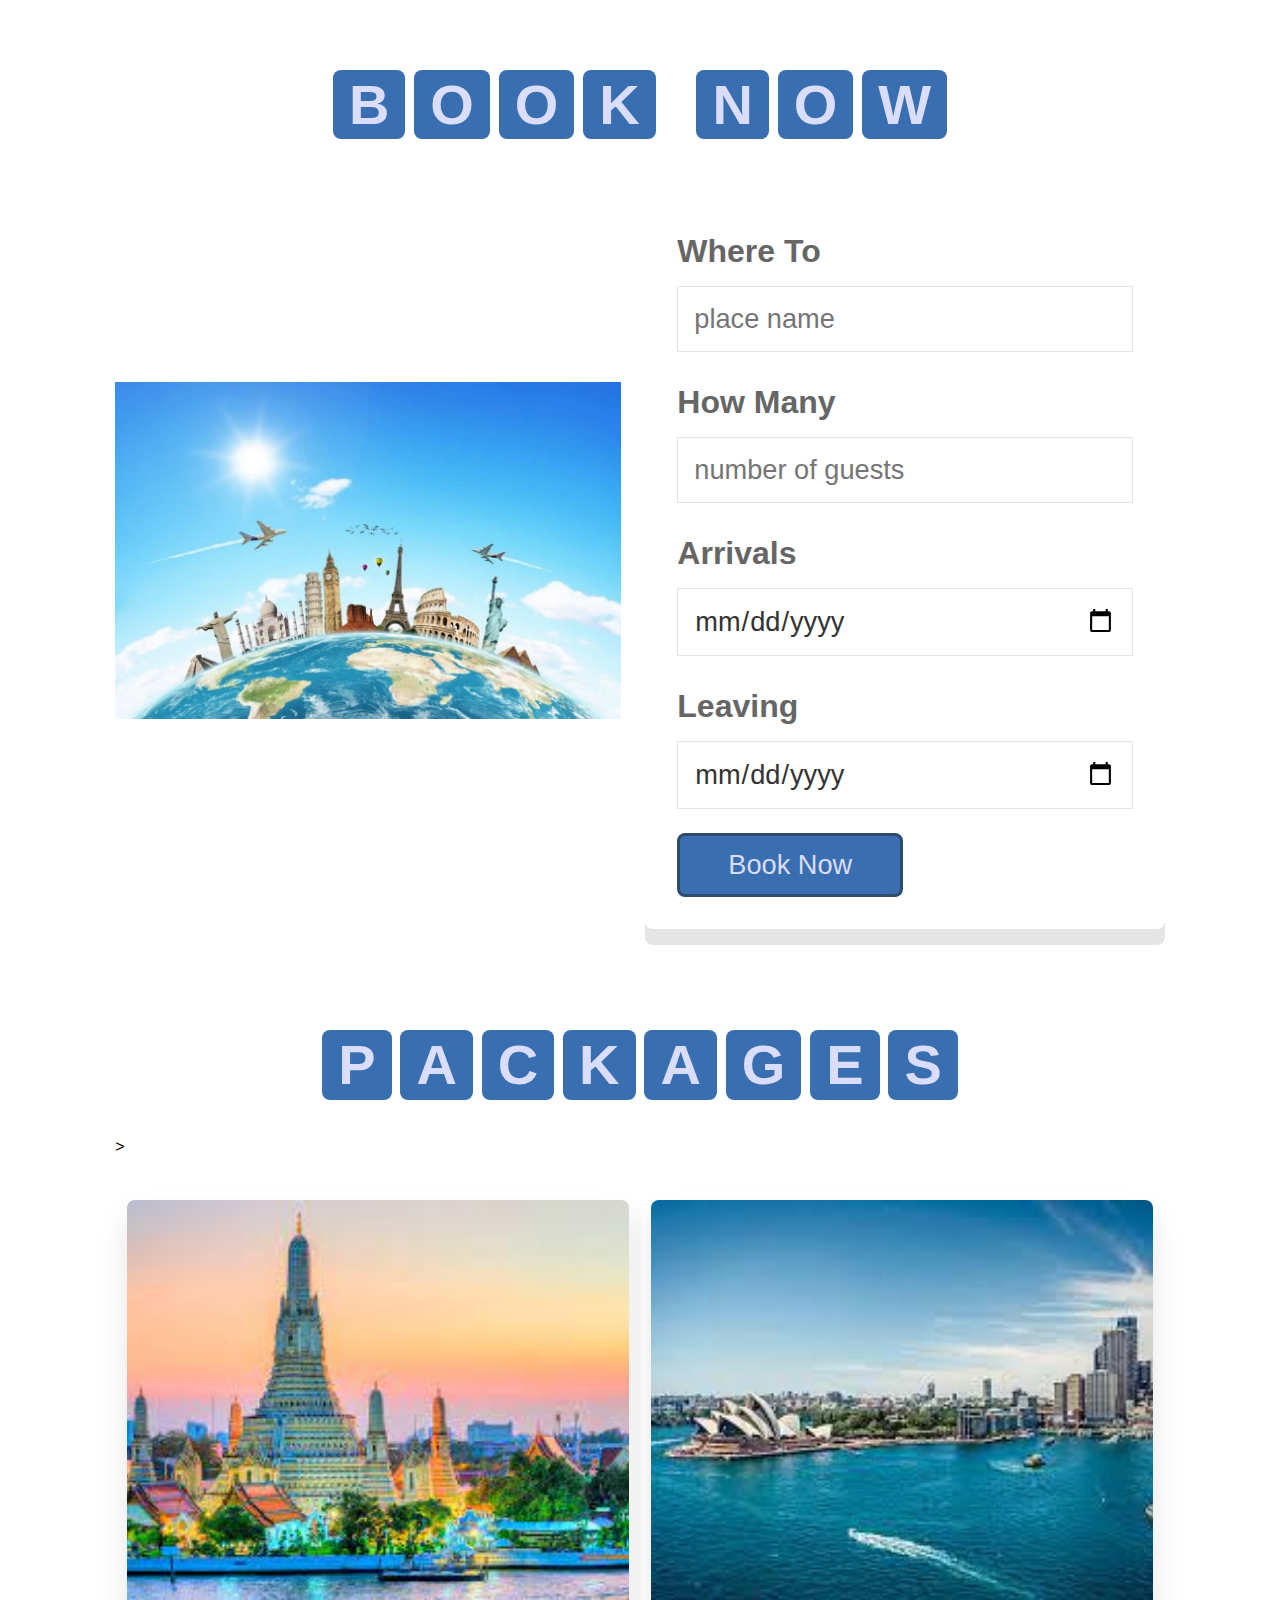
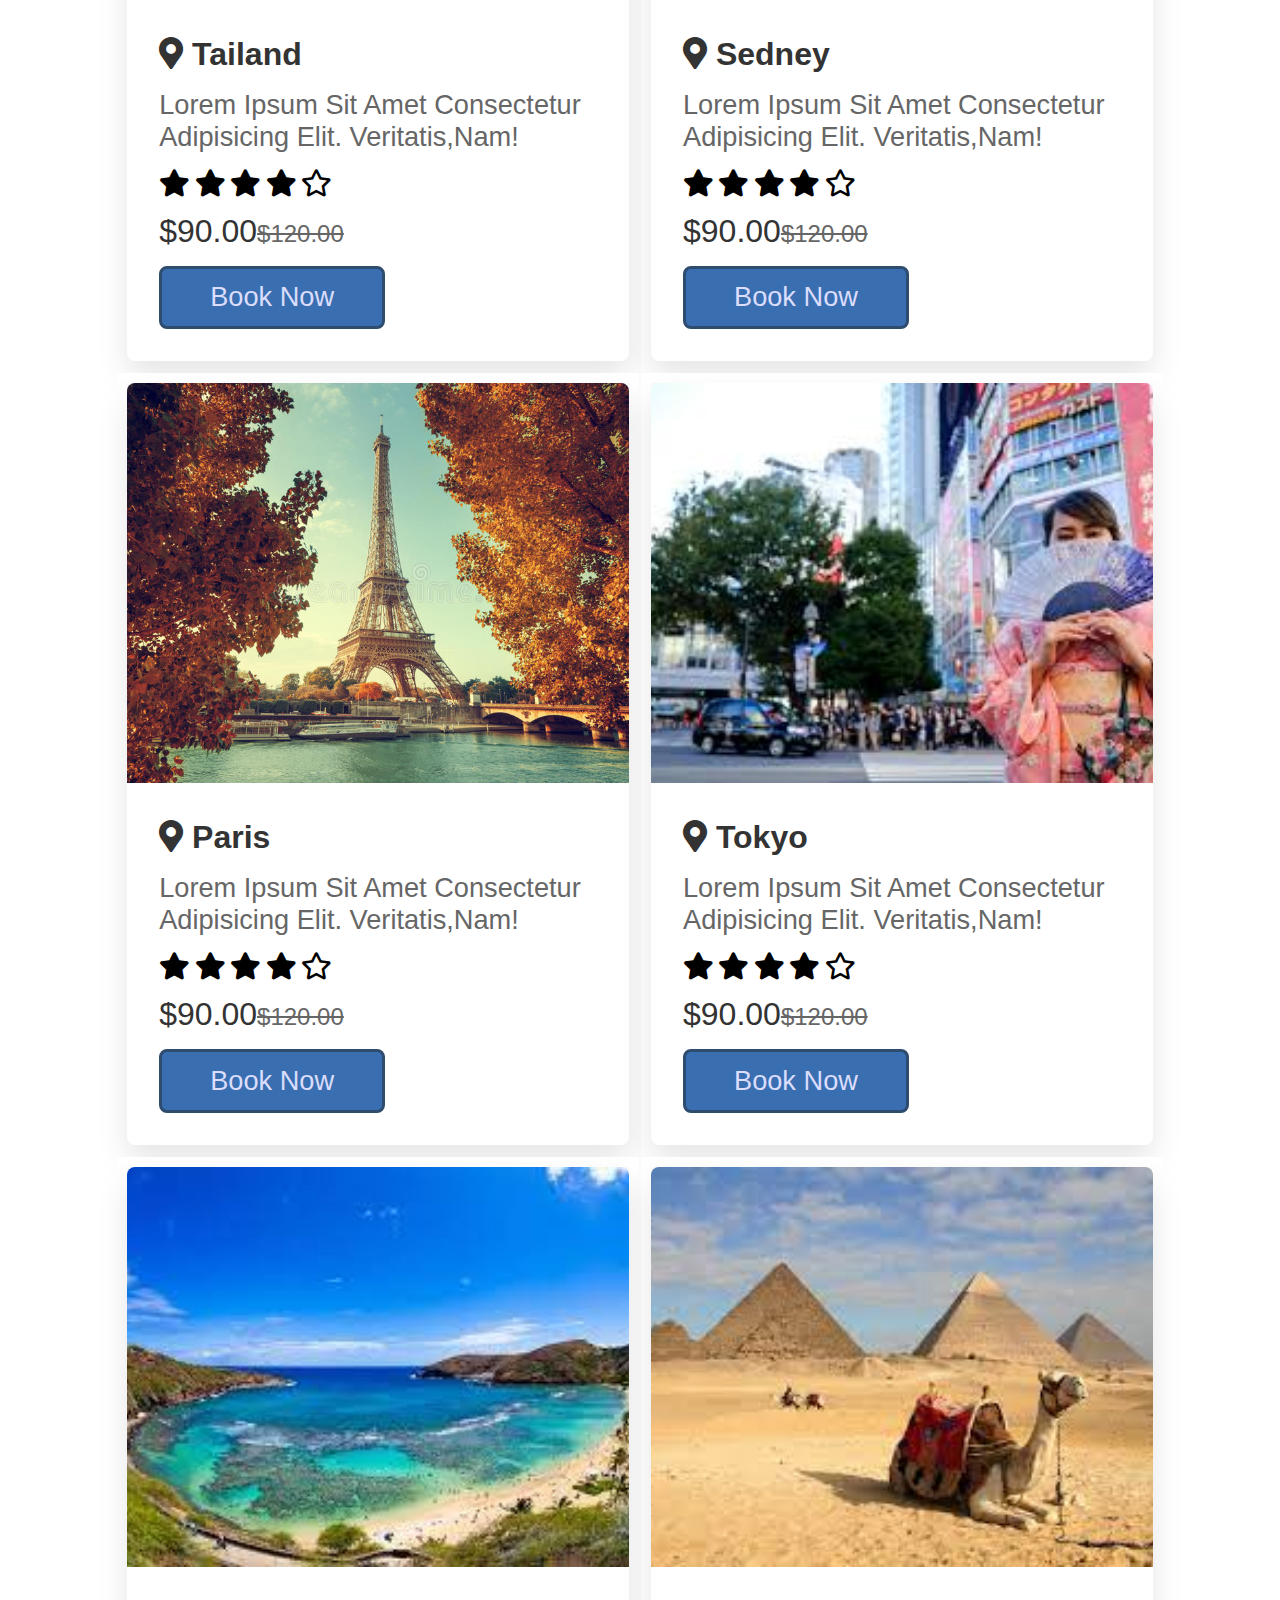
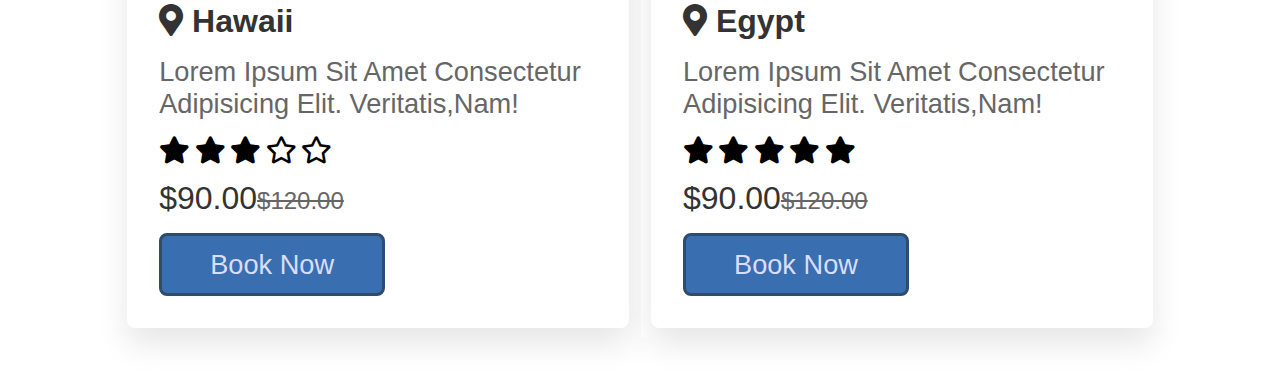
<file: web project/Book.html>
<!DOCTYPE html>
<html lang="en">

<head>
    <meta charset="UTF-8">
    <meta http-equiv="X-UA-Compatible" content="IE=edge">
    <meta name="viewport" content="width=device-width, initial-scale=1.0">
    <title>book.
        site</title>
    <link rel="stylesheet" href="https://cdnjs.cloudflare.com/ajax/libs/font-awesome/5.15.3/css/all.min.css" />

    <link rel="stylesheet" href="css3.css" />

</head>


<body>
    <script src="javascript.js"></script>

    <!--start book section -->
    <section class="book" id="book">
        <h1 class="heading">
            <span>b</span>
            <span>o</span>
            <span>o</span>
            <span>k</span>
            <span class="space"></span>
            <span>n</span>
            <span>o</span>
            <span>w</span>
        </h1>

        <div class="row">
            <div class="image">
                <img src="Travel-Marketing-1024x682.jpg" alt="photo not found " />
            </div>
            <form name="myform" action="">
                <div class="inputBox">
                    <h3>where to</h3>
                    <input name="whereto" type="text" placeholder="place name" />
                </div>
                <div class="inputBox">
                    <h3>how many</h3>
                    <input name="howmany" type="number" placeholder="number of guests" />
                </div>
                <div class="inputBox">
                    <h3>arrivals</h3>
                    <input name="arrival" type="date" />
                </div>
                <div class="inputBox">
                    <h3>leaving</h3>
                    <input name="leaving" type="date" />
                </div>
                <input  type="submit" class="btn" value="book now" onclick="save(this.form)">        <!--java script object-->
            </form>
        </div>
    </section>
    <!--end book section -->


    <!-- packages section start -->
    <section class="packages" id="packages">

        <h1 class="heading">
            <span>p</span>
            <span>a</span>
            <span>c</span>
            <span>k</span>
            <span>a</span>
            <span>g</span>
            <span>e</span>
            <span>s</span>
        </h1>


        <div class="box-container">
            <table height="100%" width="100%">
                <tr>
                    <td>
                        <div class="box">

                            <img src="tailand.jpg" alt="*****">
                            <div class="content">
                                <h3><i class="fas fa-map-marker-alt"></i> tailand </h3>
                                <p>lorem ipsum sit amet consectetur adipisicing elit. veritatis,nam!</p>
                                <div class="stars">
                                    <i class="fas fa-star"></i>
                                    <i class="fas fa-star"></i>
                                    <i class="fas fa-star"></i>
                                    <i class="fas fa-star"></i>
                                    <i class="far fa-star"></i>
                                </div>
                                <div class="price">$90.00<span>$120.00</span></div>
                                <a href="#" class="btn">book now</a>
                            </div>
                            </di>
                    </td>


                    <td>
                        <div class="box">
                            <img src="index.jpg" alt="*****">
                            <div class="content">
                                <h3><i class="fas fa-map-marker-alt"></i> sedney </h3>
                                <p>lorem ipsum sit amet consectetur adipisicing elit. veritatis,nam!</p>
                                <div class="stars">
                                    <i class="fas fa-star"></i>
                                    <i class="fas fa-star"></i>
                                    <i class="fas fa-star"></i>
                                    <i class="fas fa-star"></i>
                                    <i class="far    fa-star"></i>
                                </div>
                                <div class="price">$90.00<span>$120.00</span></div>
                                <a href="#" class="btn">book now</a>
                            </div>
                        </div>
                    </td>
                </tr>



                <tr>
                    <td>
                        <div class="box">
                            <img src="paris.jpg" alt="*****">
                            <div class="content">
                                <h3><i class="fas fa-map-marker-alt"></i> paris </h3>
                                <p>lorem ipsum sit amet consectetur adipisicing elit. veritatis,nam!</p>
                                <div class="stars">
                                    <i class="fas fa-star"></i>
                                    <i class="fas fa-star"></i>
                                    <i class="fas fa-star"></i>
                                    <i class="fas fa-star"></i>
                                    <i class="far    fa-star"></i>
                                </div>
                                <div class="price">$90.00<span>$120.00</span></div>
                                <a href="#" class="btn">book now</a>
                            </div>
                        </div>
                    </td>>



                    <td>
                        <div class="box">
                            <img src="tokyo.jpg" alt="*****">
                            <div class="content">
                                <h3><i class="fas fa-map-marker-alt"></i> tokyo </h3>
                                <p>lorem ipsum sit amet consectetur adipisicing elit. veritatis,nam!</p>
                                <div class="stars">
                                    <i class="fas fa-star"></i>
                                    <i class="fas fa-star"></i>
                                    <i class="fas fa-star"></i>
                                    <i class="fas fa-star"></i>
                                    <i class="far    fa-star"></i>
                                </div>
                                <div class="price">$90.00<span>$120.00</span></div>
                                <a href="#" class="btn">book now</a>
                            </div>
                        </div>
                    </td>
                </tr>


                <tr>
                    <td>
                        <div class="box">
                            <img src="hawaii.jpg" alt="*****">
                            <div class="content">
                                <h3><i class="fas fa-map-marker-alt"></i> hawaii </h3>
                                <p>lorem ipsum sit amet consectetur adipisicing elit. veritatis,nam!</p>
                                <div class="stars">
                                    <i class="fas fa-star"></i>
                                    <i class="fas fa-star"></i>
                                    <i class="fas fa-star"></i>
                                    <i class="far    fa-star"></i>
                                    <i class="far    fa-star"></i>
                                </div>
                                <div class="price">$90.00<span>$120.00</span></div>
                                <a href="#" class="btn">book now</a>
                            </div>
                        </div>
                    </td>
                    <td>
                        <div class="box">
                            <img src="egypt.jpg" alt="*****">
                            <div class="content">
                                <h3><i class="fas fa-map-marker-alt"></i> egypt </h3>
                                <p>lorem ipsum sit amet consectetur adipisicing elit. veritatis,nam!</p>
                                <div class="stars">
                                    <i class="fas fa-star"></i>
                                    <i class="fas fa-star"></i>
                                    <i class="fas fa-star"></i>
                                    <i class="fas fa-star"></i>
                                    <i class="fas fa-star"></i>
                                </div>
                                <div class="price">$90.00<span>$120.00</span></div>
                                <a href="#" class="btn">book now</a>
                            </div>
                        </div>
                    </td>
                </tr>
            </table>
        </div>

        </div>

    </section>


    <!-- packages section END  -->
</body>

</html>
</file>
<file: web project/css3.css>
@media (max-width:450px){
    html {
        font-size: 50%;
        
    }

    .heading span{
        font-size: 2.5rem;
    }
}

section{
    padding: 2rem 9%;
}

.btn{
    display: inline-block;
  margin-top: 1rem;
  background: #396eb0;
  color:#daddfc;
  padding: .8rem 3rem;
  border: .2rem solid #2e4c6d;
  cursor: pointer;
  font-size: 1.7rem;
  border-radius: .5rem; 
}
.btn:hover{
    background: #2e4c6d;
}

* {
    font-family: "arial";
    margin: 0;
    padding: 0;
    box-sizing: border-box;
    text-transform: capitalize;
    outline: none;
    border: none;
    text-decoration: none;
    transition: all 0.2s linear;
    
}


.heading {
    text-align: center;
    padding: 2.5rem 0;
}

.heading span {
    background: #396eb0;
    font-size: 3.5rem;
     border-radius: .5rem;
     padding: .2rem 1rem;
    color: #daddfc
   
    
}

.heading span.space {
    background: none;
}

.book .row {
    display: flex;
    align-items: center;
    gap: 1.5rem;
}

.book .row .image {
    flex: 1 1 40rem;
}

.book .row .image img {
    width: 100%;
}

.book .row form {
    flex: 1 1 40rem;
    padding: 2rem;
    box-shadow: 0 1rem rgba(0, 0, 0, 0.1);
    border-radius: 0.5rem;
}

.book .row form .inputBox {
    padding: 0.5rem 0;
}

.book .row form .inputBox input {
    width: 100%;
    padding: 1rem;
    border: 0.1rem solid rgba(0, 0, 0, 0.1);
    font-size: 1.7rem;
    color: #333;
    text-transform: none;
}

.book .row form .inputBox h3 {
    font-size: 2rem;
    padding: 1rem 0;
    color: #666;
}

.packages .box-container {
    display: flex;
    flex-wrap: wrap;
    gap: 2rem;
}


.packages .box-container .box {
    flex: 1 1 30rem;
    border-radius: 0.5rem;
    overflow: hidden;
    box-shadow: 0 1rem 2rem rgba(0, 0, 0, 0.1);
}

.packages .box-container .box img {
    height: 25rem;
    width: 100%;
    object-fit: cover;
}

.packages .box-container .box .content {
    padding: 2rem;
}

.packages .box-container .box .content h3 {
    font-size: 2rem;
    color: #333;
    
}

.packages .box-container .box .content h3 i {
    color: var(--orange);
}

.packages .box-container .box .content p {
    font-size: 1.7rem;
    color: #666;
    
    padding: 1rem 0;

}

.packages .box-container .box .content .stars i {
    font-size: 1.7rem;
    color: var(--orange);
}

.packages .box-container .box .content .price {
    font-size: 2rem;
    color: #333;
    padding-top: 1rem;
}

.packages .box-container .box .content .price span {
    color: #666;
    font-size: 1.5rem;
    text-decoration: line-through;
}

tr td{
    border: 10px solid white;

}
</file>
